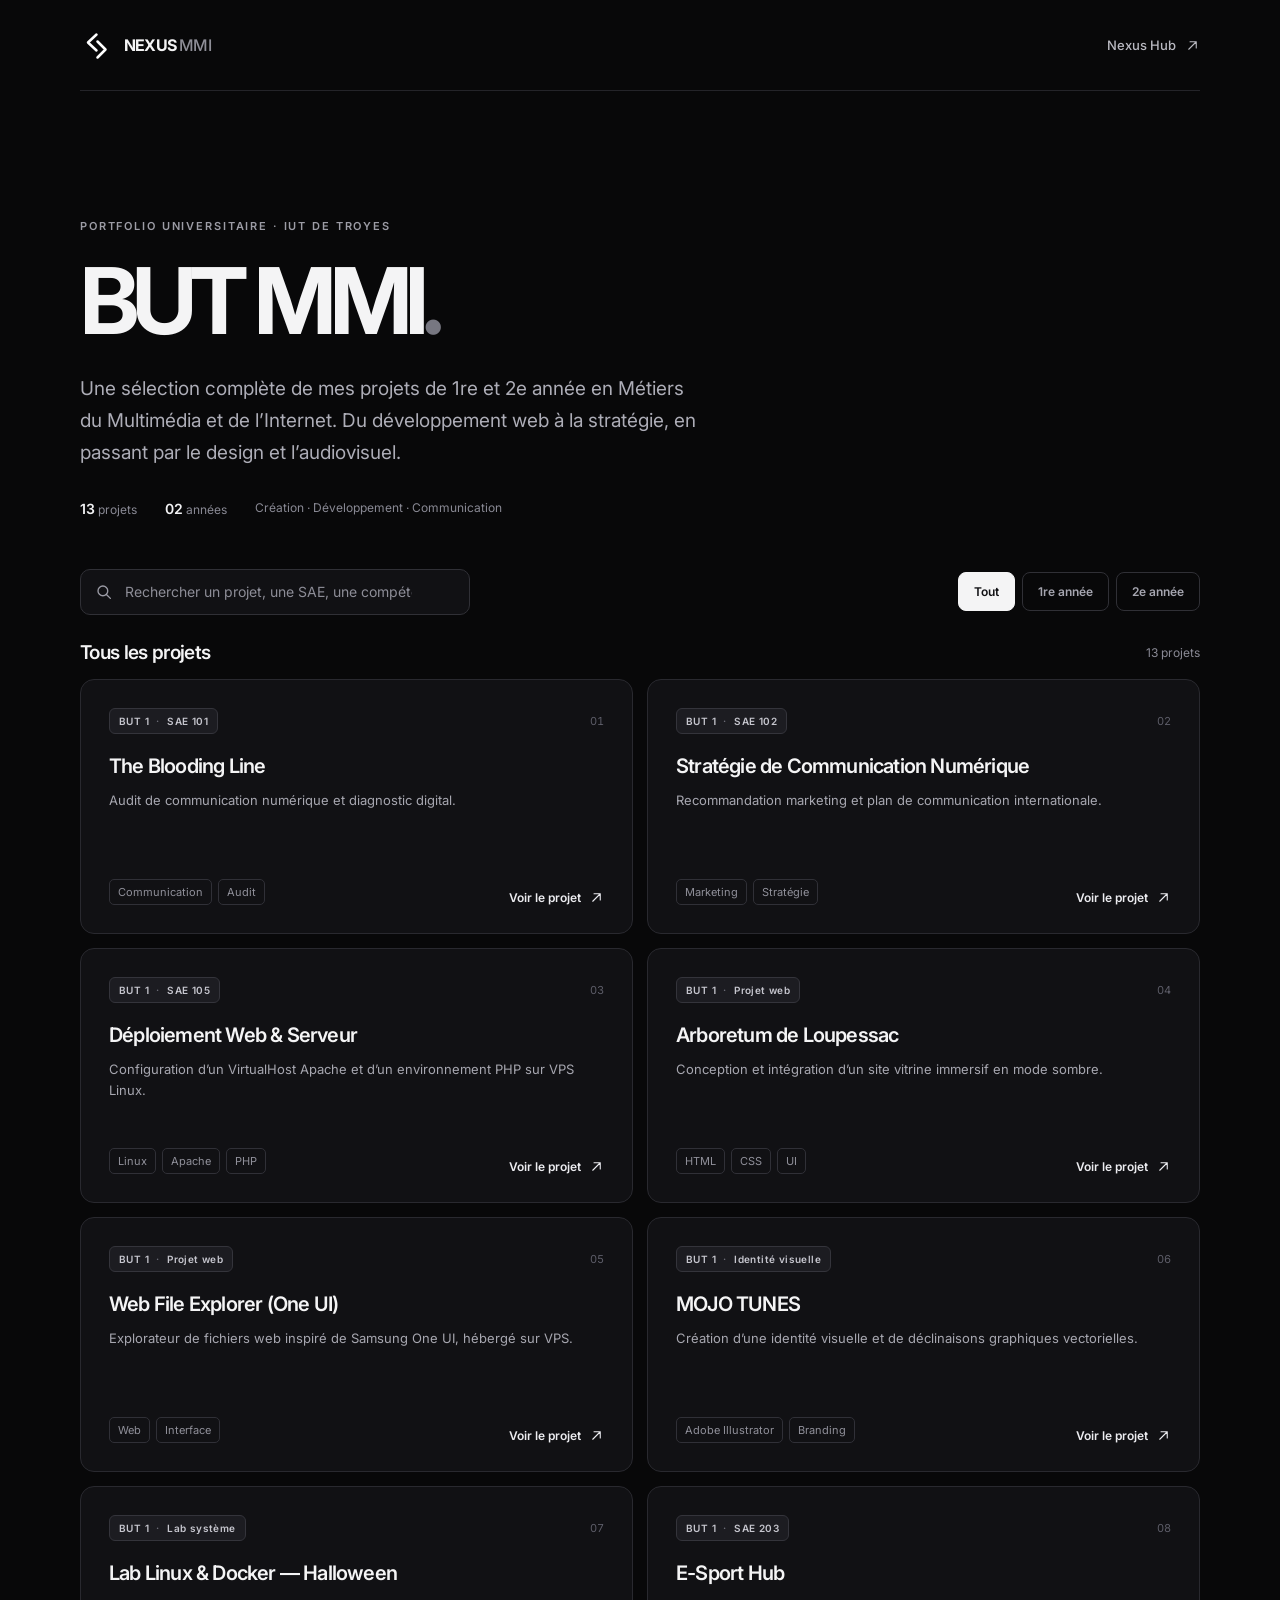
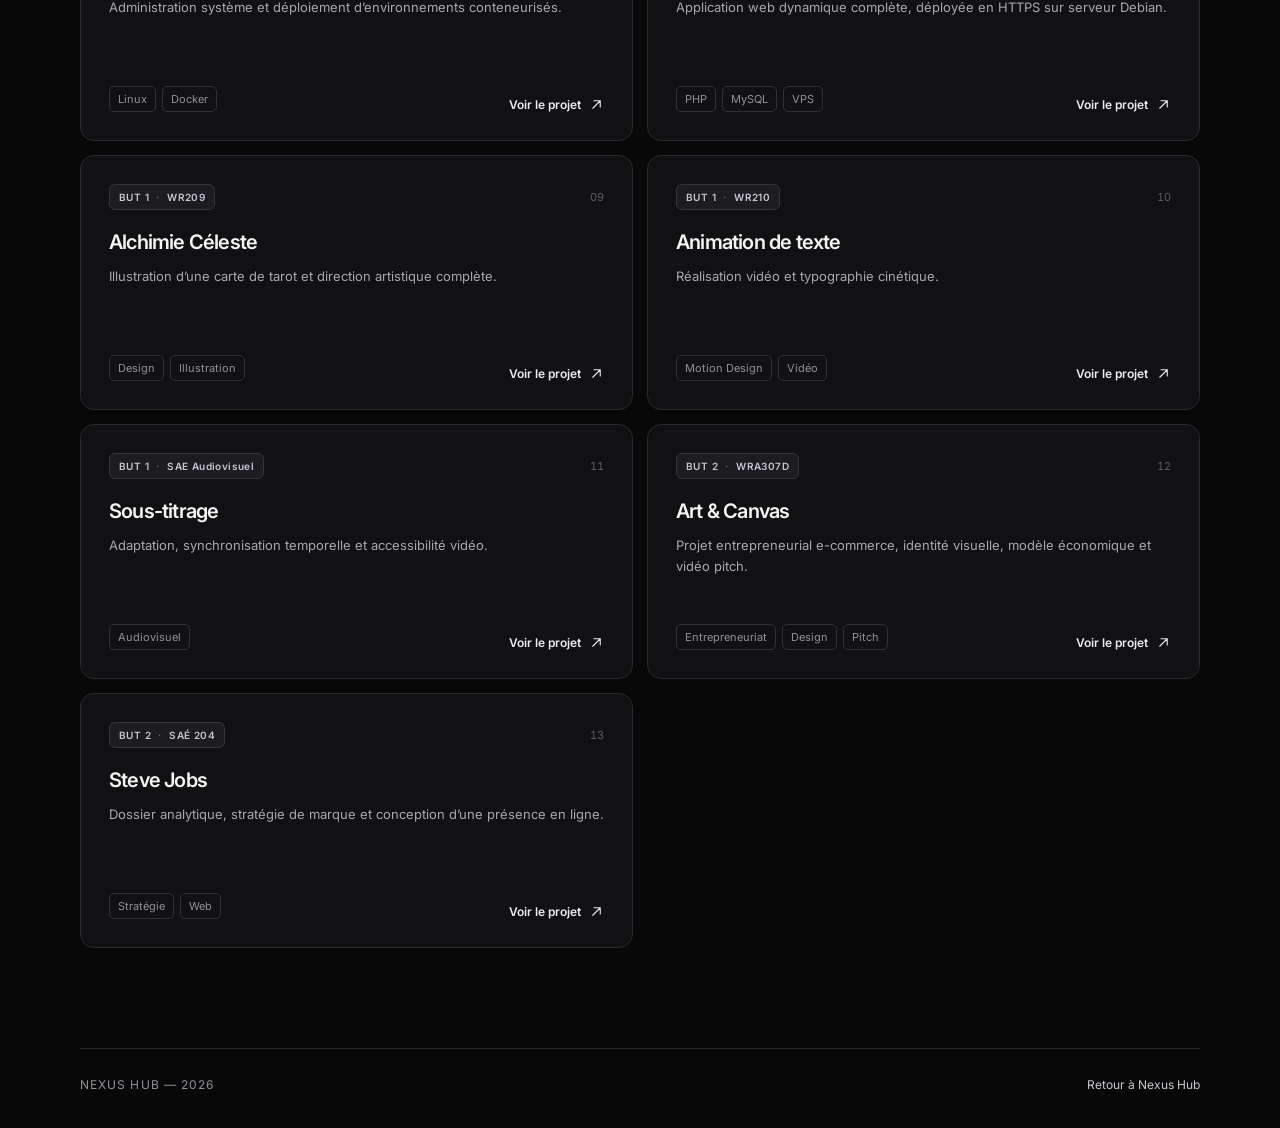
<file: mmi.html>
<!DOCTYPE html>
<html lang="fr">
<head>
  <meta charset="utf-8">
  <meta name="viewport" content="width=device-width, initial-scale=1">
  <meta name="theme-color" content="#080809">
  <meta name="description" content="Projets universitaires BUT MMI à l’IUT de Troyes — développement web, communication, création graphique et audiovisuel.">
  <title>BUT MMI — Nexus Hub</title>
  <link rel="icon" href="favicon.png">
  <link rel="stylesheet" href="https://fonts.googleapis.com/css2?family=Inter:wght@400;500;600;700&display=swap">
  <style>
    :root{color-scheme:dark;--bg:#080809;--surface:#111114;--surface-hover:#17171b;--stroke:#29292f;--soft:#a5a5af;--text:#f4f4f5}
    *,*::before,*::after{box-sizing:border-box}
    html{scroll-behavior:smooth}
    body{margin:0;min-height:100vh;background:var(--bg);color:var(--text);font-family:Inter,system-ui,-apple-system,BlinkMacSystemFont,"Segoe UI",sans-serif;-webkit-font-smoothing:antialiased}
    a{color:inherit;text-decoration:none}
    button,input{font:inherit}
    button{cursor:pointer}
    :focus-visible{outline:2px solid #fff;outline-offset:4px}
    .shell{width:min(1120px,calc(100% - 48px));margin-inline:auto}
    .site-header{min-height:91px;display:flex;align-items:center;justify-content:space-between;gap:20px;border-bottom:1px solid #242429}
    .brand{display:inline-flex;align-items:center;gap:12px;font-size:16px;letter-spacing:-.05em;font-weight:700}
    .brand svg{width:32px;height:32px;fill:none;stroke:#fff;stroke-width:5;stroke-linecap:round;stroke-linejoin:round}
    .brand .muted{color:#8e8e97;font-weight:500}
    .back{display:inline-flex;align-items:center;gap:9px;color:#b9b9c1;font-size:13px;font-weight:500;transition:color .18s}
    .back:hover{color:#fff}
    .arrow{display:inline-block;width:15px;height:15px;fill:none;stroke:currentColor;stroke-width:1.75;stroke-linecap:round;stroke-linejoin:round}
    .hero{padding:clamp(72px,10vw,128px) 0 52px;max-width:760px}
    .eyebrow{margin:0 0 20px;font-size:11px;font-weight:600;letter-spacing:.17em;text-transform:uppercase;color:#9c9ca5}
    h1{margin:0;font-size:clamp(52px,8vw,92px);line-height:1.04;letter-spacing:-.075em;font-weight:700}
    .hero-copy{margin:24px 0 0;max-width:620px;color:#adadb7;font-size:clamp(16px,2.1vw,19px);line-height:1.7}
    .overview{display:flex;gap:28px;flex-wrap:wrap;margin-top:30px;color:#898994;font-size:12px}
    .overview strong{color:#f2f2f4;font-size:14px;font-weight:600}
    .catalogue{padding-bottom:100px}
    .tools{display:flex;gap:14px;align-items:center;justify-content:space-between;margin:0 0 26px;flex-wrap:wrap}
    .search{position:relative;flex:1 1 270px;max-width:390px}
    .search svg{position:absolute;left:15px;top:50%;transform:translateY(-50%);width:18px;height:18px;fill:none;stroke:#9b9ba5;stroke-width:1.8;stroke-linecap:round;pointer-events:none}
    .search input{width:100%;height:46px;background:#111114;border:1px solid #303036;border-radius:10px;padding:0 43px 0 44px;color:#fff;font-size:14px;outline:none}
    .search input:focus{border-color:#888890}
    .search input::placeholder{color:#8d8d97}
    .clear{display:none;position:absolute;right:9px;top:50%;transform:translateY(-50%);background:transparent;border:0;color:#a6a6af;padding:7px 8px;font-size:18px}
    .search.has-query .clear{display:block}
    .filters{display:flex;flex-wrap:wrap;gap:7px}
    .filter{border:1px solid #303036;background:transparent;color:#a6a6b0;border-radius:8px;padding:11px 15px;font-size:12px;font-weight:600;transition:background .18s,border-color .18s,color .18s}
    .filter:hover{border-color:#707078;color:#fff}
    .filter.active{background:#f4f4f5;color:#111114;border-color:#f4f4f5}
    .results{display:flex;justify-content:space-between;align-items:center;gap:16px;margin-bottom:15px}
    .results h2{margin:0;font-size:19px;letter-spacing:-.035em;font-weight:600}
    .results p{margin:0;color:#898994;font-size:12px}
    .grid{display:grid;grid-template-columns:repeat(2,minmax(0,1fr));gap:14px}
    .project-card{display:flex;flex-direction:column;min-height:255px;padding:28px;border:1px solid var(--stroke);border-radius:14px;background:var(--surface);transition:transform .2s,border-color .2s,background .2s}
    .project-card:hover{transform:translateY(-3px);border-color:#55555d;background:var(--surface-hover)}
    .project-card[hidden]{display:none}
    .card-top{display:flex;justify-content:space-between;gap:12px;align-items:center;margin-bottom:19px}
    .module{color:#c6c6ce;background:#1c1c21;border:1px solid #34343b;border-radius:6px;padding:6px 9px;font-size:10px;letter-spacing:.04em;font-weight:600}
    .module span{color:#6e6e78;padding:0 4px}
    .card-number{color:#5d5d68;font-size:11px;font-variant-numeric:tabular-nums}
    .project-card h3{margin:0 0 11px;font-size:20px;font-weight:600;line-height:1.3;letter-spacing:-.04em}
    .project-card p{color:#a7a7b0;font-size:13px;line-height:1.65;margin:0 0 28px}
    .card-bottom{margin-top:auto;display:flex;align-items:flex-end;justify-content:space-between;gap:18px;flex-wrap:wrap}
    .skills{display:flex;flex-wrap:wrap;gap:6px;max-width:100%}
    .skills span{font-size:11px;color:#90909a;border:1px solid #303037;padding:5px 8px;border-radius:5px}
    .project-link{display:inline-flex;align-items:center;gap:8px;font-size:12px;white-space:nowrap;font-weight:600;color:#ececf0;transition:opacity .2s}
    .project-link:hover{opacity:.7}
    .project-link svg{width:15px;height:15px;fill:none;stroke:currentColor;stroke-width:1.75;stroke-linecap:round;stroke-linejoin:round}
    .empty{padding:65px 20px;text-align:center;border:1px solid var(--stroke);border-radius:12px;color:#aaaab5}
    .empty[hidden]{display:none}
    .empty h3{color:#fff;margin:0 0 10px;font-size:18px}
    .empty p{margin:0;font-size:14px}
    .feedback{position:fixed;bottom:22px;left:50%;transform:translate(-50%,20px);background:#eeeef0;color:#141418;border-radius:10px;padding:12px 18px;font-size:13px;font-weight:600;opacity:0;pointer-events:none;transition:opacity .2s,transform .2s;z-index:20}
    .feedback.visible{opacity:1;transform:translate(-50%,0)}
    .footer{display:flex;justify-content:space-between;align-items:center;gap:20px;flex-wrap:wrap;border-top:1px solid #242429;padding:28px 0 36px;color:#90909a;font-size:12px}
    .footer p{margin:0;letter-spacing:.09em}
    .footer a{color:#c8c8cf}
    @media(max-width:720px){.shell{width:calc(100% - 36px)}.site-header{min-height:76px}.hero{padding:70px 0 42px}.tools{align-items:stretch}.search{max-width:none;flex-basis:100%}.filters{width:100%}.filter{flex:1}.grid{grid-template-columns:1fr}.project-card{min-height:0;padding:23px}.catalogue{padding-bottom:64px}.footer{align-items:flex-start;flex-direction:column}}
    @media(max-width:390px){.brand{font-size:14px}.back{font-size:12px}.filter{padding:11px 9px}}
    @media(prefers-reduced-motion:reduce){html{scroll-behavior:auto}*,*::before,*::after{transition:none!important;animation:none!important}}
  </style>
</head>
<body>
  <header class="site-header shell">
    <a class="brand" href="mmi.html" aria-label="Nexus MMI — accueil">
      <svg viewBox="0 0 64 64" aria-hidden="true"><path d="M33 11 16 27 33 43M35 25 51 41 35 57"/></svg>
      <span>NEXUS <span class="muted">MMI</span></span>
    </a>
    <a href="index.html" class="back">Nexus Hub <svg class="arrow" viewBox="0 0 24 24" aria-hidden="true"><path d="M6 18 18 6M8 6h10v10"/></svg></a>
  </header>
  <main class="shell">
    <section class="hero" aria-labelledby="page-title">
      <p class="eyebrow">Portfolio universitaire · IUT de Troyes</p>
      <h1 id="page-title">BUT MMI<span style="color:#777781">.</span></h1>
      <p class="hero-copy">Une sélection complète de mes projets de 1re et 2e année en Métiers du Multimédia et de l’Internet. Du développement web à la stratégie, en passant par le design et l’audiovisuel.</p>
      <div class="overview"><span><strong>13</strong> projets</span><span><strong>02</strong> années</span><span>Création · Développement · Communication</span></div>
    </section>
    <section class="catalogue" aria-labelledby="catalogue-title">
      <div class="tools">
        <div class="search" role="search">
          <svg viewBox="0 0 24 24" aria-hidden="true"><circle cx="10.5" cy="10.5" r="6.5"/><path d="m15.2 15.2 5.3 5.3"/></svg>
          <input id="project-search" type="search" placeholder="Rechercher un projet, une SAE, une compétence..." autocomplete="off" aria-label="Rechercher un projet" spellcheck="false">
          <button type="button" class="clear" id="clear-search" aria-label="Effacer la recherche">×</button>
        </div>
        <div class="filters" role="group" aria-label="Filtrer par année">
          <button type="button" class="filter active" data-filter="all" aria-pressed="true">Tout</button>
          <button type="button" class="filter" data-filter="1" aria-pressed="false">1re année</button>
          <button type="button" class="filter" data-filter="2" aria-pressed="false">2e année</button>
        </div>
      </div>
      <div class="results"><h2 id="catalogue-title">Tous les projets</h2><p id="results-count" role="status" aria-live="polite">13 projets</p></div>
      <div class="grid" id="projects-grid">
        <article class="project-card" data-year="1" data-search="sae 101 the blooding line audit de communication numérique et diagnostic digital. communication audit mmi but 1">
          <div class="card-top"><span class="module">BUT 1 <span aria-hidden="true">·</span> SAE 101</span><span class="card-number">01</span></div>
          <h3>The Blooding Line</h3>
          <p>Audit de communication numérique et diagnostic digital.</p>
          <div class="card-bottom"><div class="skills" aria-label="Compétences"><span>Communication</span><span>Audit</span></div><a class="project-link" href="#" data-placeholder aria-label="Voir le projet The Blooding Line — lien à ajouter">Voir le projet <svg viewBox="0 0 24 24" aria-hidden="true"><path d="M6 18 18 6M8 6h10v10"/></svg></a></div>
        </article>
        <article class="project-card" data-year="1" data-search="sae 102 stratégie de communication numérique recommandation marketing et plan de communication internationale. marketing stratégie mmi but 1">
          <div class="card-top"><span class="module">BUT 1 <span aria-hidden="true">·</span> SAE 102</span><span class="card-number">02</span></div>
          <h3>Stratégie de Communication Numérique</h3>
          <p>Recommandation marketing et plan de communication internationale.</p>
          <div class="card-bottom"><div class="skills" aria-label="Compétences"><span>Marketing</span><span>Stratégie</span></div><a class="project-link" href="#" data-placeholder aria-label="Voir le projet Stratégie de Communication Numérique — lien à ajouter">Voir le projet <svg viewBox="0 0 24 24" aria-hidden="true"><path d="M6 18 18 6M8 6h10v10"/></svg></a></div>
        </article>
        <article class="project-card" data-year="1" data-search="sae 105 déploiement web &amp; serveur configuration d’un virtualhost apache et d’un environnement php sur vps linux. linux apache php mmi but 1">
          <div class="card-top"><span class="module">BUT 1 <span aria-hidden="true">·</span> SAE 105</span><span class="card-number">03</span></div>
          <h3>Déploiement Web &amp; Serveur</h3>
          <p>Configuration d’un VirtualHost Apache et d’un environnement PHP sur VPS Linux.</p>
          <div class="card-bottom"><div class="skills" aria-label="Compétences"><span>Linux</span><span>Apache</span><span>PHP</span></div><a class="project-link" href="#" data-placeholder aria-label="Voir le projet Déploiement Web &amp; Serveur — lien à ajouter">Voir le projet <svg viewBox="0 0 24 24" aria-hidden="true"><path d="M6 18 18 6M8 6h10v10"/></svg></a></div>
        </article>
        <article class="project-card" data-year="1" data-search="projet web arboretum de loupessac conception et intégration d’un site vitrine immersif en mode sombre. html css ui mmi but 1">
          <div class="card-top"><span class="module">BUT 1 <span aria-hidden="true">·</span> Projet web</span><span class="card-number">04</span></div>
          <h3>Arboretum de Loupessac</h3>
          <p>Conception et intégration d’un site vitrine immersif en mode sombre.</p>
          <div class="card-bottom"><div class="skills" aria-label="Compétences"><span>HTML</span><span>CSS</span><span>UI</span></div><a class="project-link" href="#" data-placeholder aria-label="Voir le projet Arboretum de Loupessac — lien à ajouter">Voir le projet <svg viewBox="0 0 24 24" aria-hidden="true"><path d="M6 18 18 6M8 6h10v10"/></svg></a></div>
        </article>
        <article class="project-card" data-year="1" data-search="projet web web file explorer (one ui) explorateur de fichiers web inspiré de samsung one ui, hébergé sur vps. web interface mmi but 1">
          <div class="card-top"><span class="module">BUT 1 <span aria-hidden="true">·</span> Projet web</span><span class="card-number">05</span></div>
          <h3>Web File Explorer (One UI)</h3>
          <p>Explorateur de fichiers web inspiré de Samsung One UI, hébergé sur VPS.</p>
          <div class="card-bottom"><div class="skills" aria-label="Compétences"><span>Web</span><span>Interface</span></div><a class="project-link" href="#" data-placeholder aria-label="Voir le projet Web File Explorer (One UI) — lien à ajouter">Voir le projet <svg viewBox="0 0 24 24" aria-hidden="true"><path d="M6 18 18 6M8 6h10v10"/></svg></a></div>
        </article>
        <article class="project-card" data-year="1" data-search="identité visuelle mojo tunes création d’une identité visuelle et de déclinaisons graphiques vectorielles. adobe illustrator branding mmi but 1">
          <div class="card-top"><span class="module">BUT 1 <span aria-hidden="true">·</span> Identité visuelle</span><span class="card-number">06</span></div>
          <h3>MOJO TUNES</h3>
          <p>Création d’une identité visuelle et de déclinaisons graphiques vectorielles.</p>
          <div class="card-bottom"><div class="skills" aria-label="Compétences"><span>Adobe Illustrator</span><span>Branding</span></div><a class="project-link" href="#" data-placeholder aria-label="Voir le projet MOJO TUNES — lien à ajouter">Voir le projet <svg viewBox="0 0 24 24" aria-hidden="true"><path d="M6 18 18 6M8 6h10v10"/></svg></a></div>
        </article>
        <article class="project-card" data-year="1" data-search="lab système lab linux &amp; docker — halloween administration système et déploiement d’environnements conteneurisés. linux docker mmi but 1">
          <div class="card-top"><span class="module">BUT 1 <span aria-hidden="true">·</span> Lab système</span><span class="card-number">07</span></div>
          <h3>Lab Linux &amp; Docker — Halloween</h3>
          <p>Administration système et déploiement d’environnements conteneurisés.</p>
          <div class="card-bottom"><div class="skills" aria-label="Compétences"><span>Linux</span><span>Docker</span></div><a class="project-link" href="#" data-placeholder aria-label="Voir le projet Lab Linux &amp; Docker — Halloween — lien à ajouter">Voir le projet <svg viewBox="0 0 24 24" aria-hidden="true"><path d="M6 18 18 6M8 6h10v10"/></svg></a></div>
        </article>
        <article class="project-card" data-year="1" data-search="sae 203 e-sport hub application web dynamique complète, déployée en https sur serveur debian. php mysql vps mmi but 1">
          <div class="card-top"><span class="module">BUT 1 <span aria-hidden="true">·</span> SAE 203</span><span class="card-number">08</span></div>
          <h3>E-Sport Hub</h3>
          <p>Application web dynamique complète, déployée en HTTPS sur serveur Debian.</p>
          <div class="card-bottom"><div class="skills" aria-label="Compétences"><span>PHP</span><span>MySQL</span><span>VPS</span></div><a class="project-link" href="#" data-placeholder aria-label="Voir le projet E-Sport Hub — lien à ajouter">Voir le projet <svg viewBox="0 0 24 24" aria-hidden="true"><path d="M6 18 18 6M8 6h10v10"/></svg></a></div>
        </article>
        <article class="project-card" data-year="1" data-search="wr209 alchimie céleste illustration d’une carte de tarot et direction artistique complète. design illustration mmi but 1">
          <div class="card-top"><span class="module">BUT 1 <span aria-hidden="true">·</span> WR209</span><span class="card-number">09</span></div>
          <h3>Alchimie Céleste</h3>
          <p>Illustration d’une carte de tarot et direction artistique complète.</p>
          <div class="card-bottom"><div class="skills" aria-label="Compétences"><span>Design</span><span>Illustration</span></div><a class="project-link" href="#" data-placeholder aria-label="Voir le projet Alchimie Céleste — lien à ajouter">Voir le projet <svg viewBox="0 0 24 24" aria-hidden="true"><path d="M6 18 18 6M8 6h10v10"/></svg></a></div>
        </article>
        <article class="project-card" data-year="1" data-search="wr210 animation de texte réalisation vidéo et typographie cinétique. motion design vidéo mmi but 1">
          <div class="card-top"><span class="module">BUT 1 <span aria-hidden="true">·</span> WR210</span><span class="card-number">10</span></div>
          <h3>Animation de texte</h3>
          <p>Réalisation vidéo et typographie cinétique.</p>
          <div class="card-bottom"><div class="skills" aria-label="Compétences"><span>Motion Design</span><span>Vidéo</span></div><a class="project-link" href="#" data-placeholder aria-label="Voir le projet Animation de texte — lien à ajouter">Voir le projet <svg viewBox="0 0 24 24" aria-hidden="true"><path d="M6 18 18 6M8 6h10v10"/></svg></a></div>
        </article>
        <article class="project-card" data-year="1" data-search="sae audiovisuel sous-titrage adaptation, synchronisation temporelle et accessibilité vidéo. audiovisuel mmi but 1">
          <div class="card-top"><span class="module">BUT 1 <span aria-hidden="true">·</span> SAE Audiovisuel</span><span class="card-number">11</span></div>
          <h3>Sous-titrage</h3>
          <p>Adaptation, synchronisation temporelle et accessibilité vidéo.</p>
          <div class="card-bottom"><div class="skills" aria-label="Compétences"><span>Audiovisuel</span></div><a class="project-link" href="#" data-placeholder aria-label="Voir le projet Sous-titrage — lien à ajouter">Voir le projet <svg viewBox="0 0 24 24" aria-hidden="true"><path d="M6 18 18 6M8 6h10v10"/></svg></a></div>
        </article>
        <article class="project-card" data-year="2" data-search="wra307d art &amp; canvas projet entrepreneurial e-commerce, identité visuelle, modèle économique et vidéo pitch. entrepreneuriat design pitch mmi but 2">
          <div class="card-top"><span class="module">BUT 2 <span aria-hidden="true">·</span> WRA307D</span><span class="card-number">12</span></div>
          <h3>Art &amp; Canvas</h3>
          <p>Projet entrepreneurial e-commerce, identité visuelle, modèle économique et vidéo pitch.</p>
          <div class="card-bottom"><div class="skills" aria-label="Compétences"><span>Entrepreneuriat</span><span>Design</span><span>Pitch</span></div><a class="project-link" href="#" data-placeholder aria-label="Voir le projet Art &amp; Canvas — lien à ajouter">Voir le projet <svg viewBox="0 0 24 24" aria-hidden="true"><path d="M6 18 18 6M8 6h10v10"/></svg></a></div>
        </article>
        <article class="project-card" data-year="2" data-search="saé 204 steve jobs dossier analytique, stratégie de marque et conception d’une présence en ligne. stratégie web mmi but 2">
          <div class="card-top"><span class="module">BUT 2 <span aria-hidden="true">·</span> SAÉ 204</span><span class="card-number">13</span></div>
          <h3>Steve Jobs</h3>
          <p>Dossier analytique, stratégie de marque et conception d’une présence en ligne.</p>
          <div class="card-bottom"><div class="skills" aria-label="Compétences"><span>Stratégie</span><span>Web</span></div><a class="project-link" href="#" data-placeholder aria-label="Voir le projet Steve Jobs — lien à ajouter">Voir le projet <svg viewBox="0 0 24 24" aria-hidden="true"><path d="M6 18 18 6M8 6h10v10"/></svg></a></div>
        </article>
      </div>
      <div class="empty" id="empty" hidden><h3>Aucun projet trouvé</h3><p>Essayez un autre mot-clé ou changez de filtre.</p></div>
    </section>
  </main>
  <footer class="footer shell"><p>NEXUS HUB — <span id="year">2026</span></p><a href="index.html">Retour à Nexus Hub</a></footer>
  <div class="feedback" role="status" aria-live="polite" id="feedback">Lien du projet à ajouter prochainement.</div>
  <script>
    (() => {
      const input = document.getElementById('project-search');
      const cards = [...document.querySelectorAll('.project-card')];
      const filters = [...document.querySelectorAll('[data-filter]')];
      const count = document.getElementById('results-count');
      const heading = document.getElementById('catalogue-title');
      const empty = document.getElementById('empty');
      const searchBox = document.querySelector('.search');
      const normalize = value => String(value || '').normalize('NFD').replace(/[\u0300-\u036f]/g, '').toLowerCase().trim();
      let activeYear = 'all';
      function render() {
        const words = normalize(input.value).split(/\s+/).filter(Boolean);
        let visible = 0;
        cards.forEach(card => {
          const content = normalize(card.dataset.search);
          const matches = (activeYear === 'all' || card.dataset.year === activeYear) && words.every(word => content.includes(word));
          card.hidden = !matches;
          if (matches) visible++;
        });
        count.textContent = visible + (visible === 1 ? ' projet' : ' projets');
        heading.textContent = activeYear === 'all' ? 'Tous les projets' : (activeYear === '1' ? 'Projets · 1re année' : 'Projets · 2e année');
        empty.hidden = visible !== 0;
        searchBox.classList.toggle('has-query', Boolean(input.value));
      }
      filters.forEach(button => button.addEventListener('click', () => {
        activeYear = button.dataset.filter;
        filters.forEach(item => {
          const active = item === button;
          item.classList.toggle('active', active);
          item.setAttribute('aria-pressed', String(active));
        });
        render();
      }));
      input.addEventListener('input', render);
      document.getElementById('clear-search').addEventListener('click', () => { input.value = ''; input.focus(); render(); });
      document.addEventListener('keydown', event => {
        const target = document.activeElement;
        if (event.key === '/' && !target.matches('input,textarea,select') && !target.isContentEditable) { event.preventDefault(); input.focus(); }
        if (event.key === 'Escape' && target === input) { input.value = ''; input.blur(); render(); }
      });
      const feedback = document.getElementById('feedback');
      let feedbackTimeout;
      document.querySelectorAll('[data-placeholder]').forEach(link => link.addEventListener('click', event => {
        event.preventDefault();
        feedback.classList.add('visible');
        clearTimeout(feedbackTimeout);
        feedbackTimeout = setTimeout(() => feedback.classList.remove('visible'), 2600);
      }));
      const query = new URLSearchParams(location.search).get('q');
      if (query) input.value = query;
      render();
      document.getElementById('year').textContent = String(new Date().getFullYear());
    })();
  </script>
</body>
</html>
</file>
